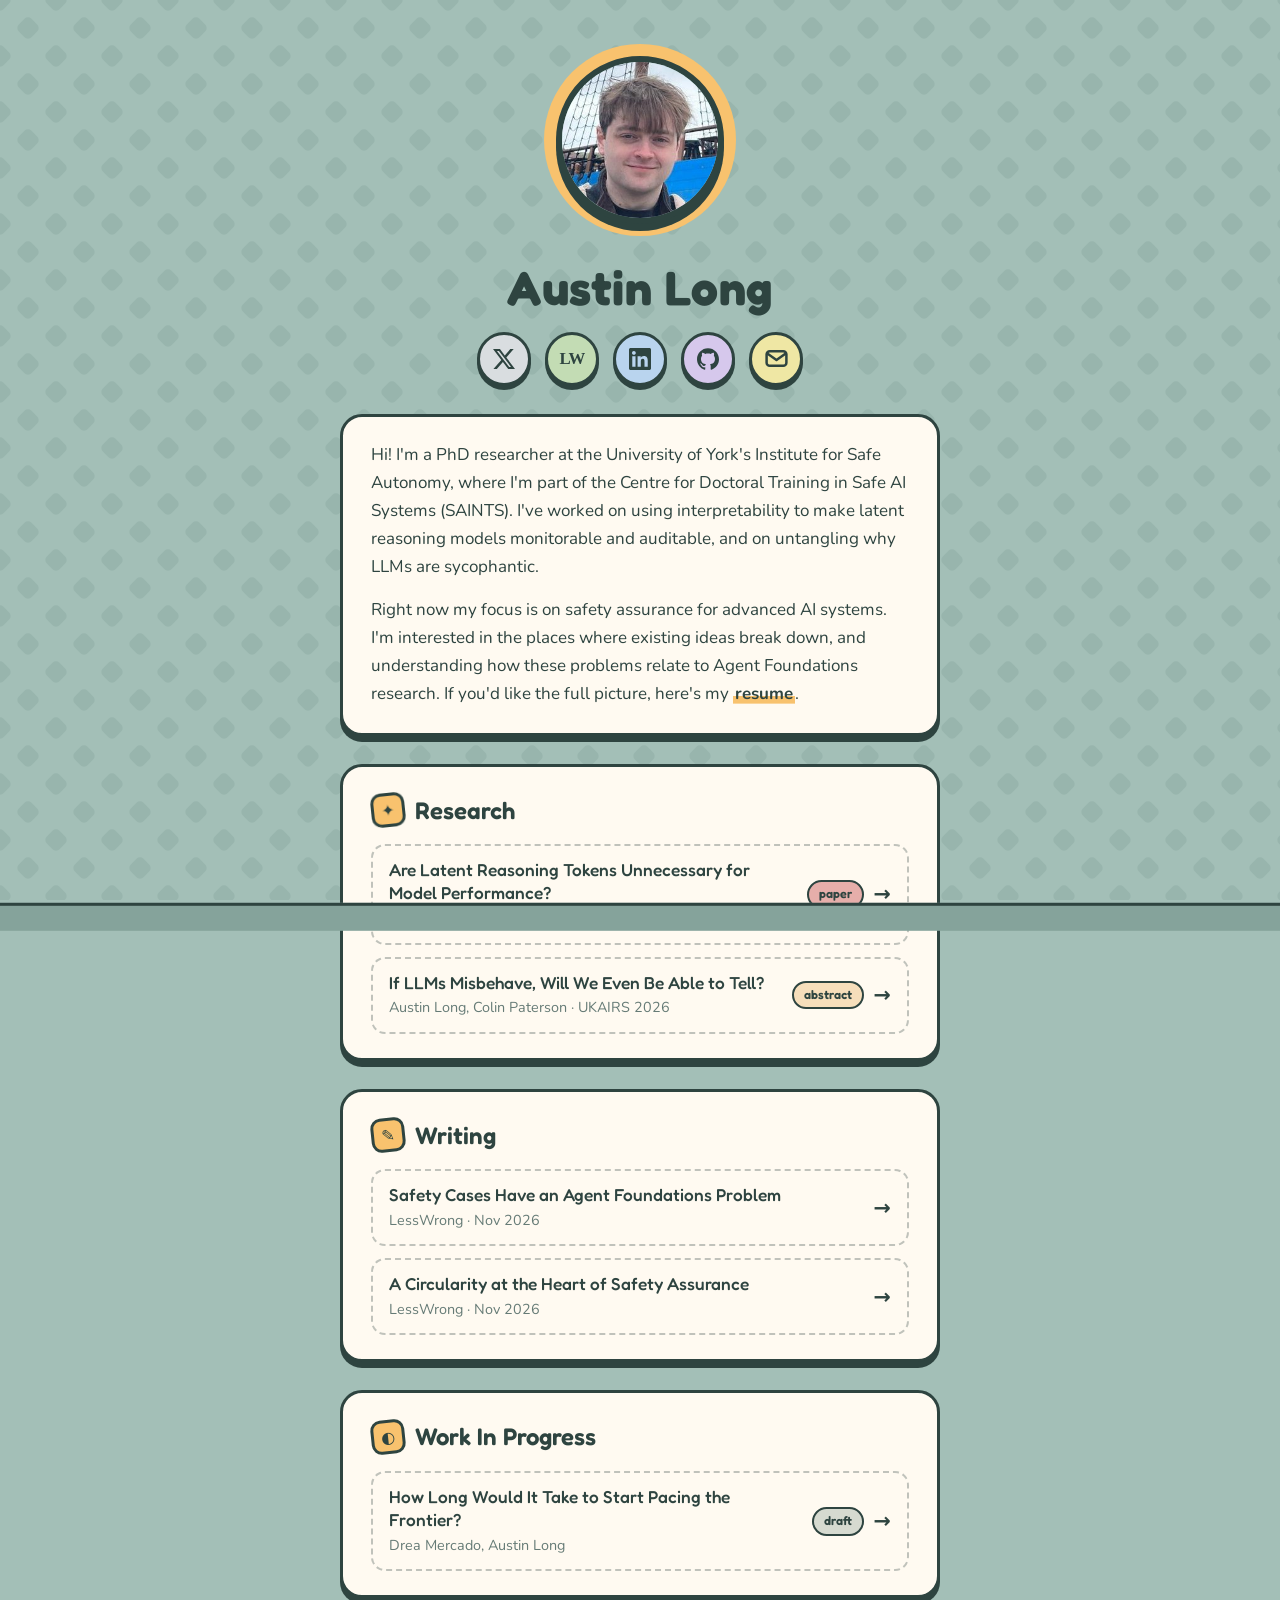
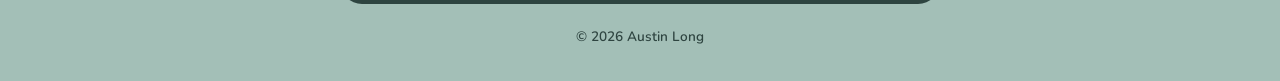
<file: index.html>
<!DOCTYPE html>
<html lang="en">
<head>
  <meta charset="UTF-8">
  <meta name="viewport" content="width=device-width, initial-scale=1.0">
  <title>Austin Long</title>
  <meta name="description" content="Austin Long — PhD researcher in safe AI systems at the University of York.">
  <link rel="icon" href="profile-picture.jpg">
  <link rel="preconnect" href="https://fonts.googleapis.com">
  <link rel="preconnect" href="https://fonts.gstatic.com" crossorigin>
  <link href="https://fonts.googleapis.com/css2?family=Fredoka:wght@500;600;700&family=Nunito:wght@400;600;700&display=swap" rel="stylesheet">
  <link rel="stylesheet" href="style.css?v=4">
</head>
<body>
  <main class="page">

    <!-- ===== Header: picture, name, socials ===== -->
    <header class="hero">
      <button class="avatar-btn" type="button" id="avatar-btn" aria-label="Photo of Austin Long">
        <img class="avatar" src="profile-picture.jpg" alt="" width="250" height="250">
      </button>
      <h1 class="name">Austin Long</h1>

      <nav class="socials" aria-label="Social links">
        <a class="social social--x" href="https://x.com/AustinLongDev" target="_blank" rel="noopener" aria-label="X (Twitter)" title="X">
          <svg viewBox="0 0 24 24" aria-hidden="true"><path d="M18.901 1.153h3.68l-8.04 9.19L24 22.846h-7.406l-5.8-7.584-6.638 7.584H.474l8.6-9.83L0 1.154h7.594l5.243 6.932ZM17.61 20.644h2.039L6.486 3.24H4.298Z"/></svg>
        </a>
        <a class="social social--lw" href="https://www.lesswrong.com/users/austin-long" target="_blank" rel="noopener" aria-label="LessWrong" title="LessWrong">
          <span class="lw-mark" aria-hidden="true">LW</span>
        </a>
        <a class="social social--linkedin" href="https://www.linkedin.com/in/austin-long-90166a1b1/" target="_blank" rel="noopener" aria-label="LinkedIn" title="LinkedIn">
          <svg viewBox="0 0 24 24" aria-hidden="true"><path d="M20.447 20.452h-3.554v-5.569c0-1.328-.027-3.037-1.852-3.037-1.853 0-2.136 1.445-2.136 2.939v5.667H9.351V9h3.414v1.561h.046c.477-.9 1.637-1.85 3.37-1.85 3.601 0 4.267 2.37 4.267 5.455v6.286zM5.337 7.433c-1.144 0-2.063-.926-2.063-2.065 0-1.138.92-2.063 2.063-2.063 1.14 0 2.064.925 2.064 2.063 0 1.139-.925 2.065-2.064 2.065zm1.782 13.019H3.555V9h3.564v11.452zM22.225 0H1.771C.792 0 0 .774 0 1.729v20.542C0 23.227.792 24 1.771 24h20.451C23.2 24 24 23.227 24 22.271V1.729C24 .774 23.2 0 22.222 0h.003z"/></svg>
        </a>
        <a class="social social--github" href="https://github.com/Aauustiin" target="_blank" rel="noopener" aria-label="GitHub" title="GitHub">
          <svg viewBox="0 0 24 24" aria-hidden="true"><path d="M12 .297c-6.63 0-12 5.373-12 12 0 5.303 3.438 9.8 8.205 11.385.6.113.82-.258.82-.577 0-.285-.01-1.04-.015-2.04-3.338.724-4.042-1.61-4.042-1.61C4.422 18.07 3.633 17.7 3.633 17.7c-1.087-.744.084-.729.084-.729 1.205.084 1.838 1.236 1.838 1.236 1.07 1.835 2.809 1.305 3.495.998.108-.776.417-1.305.76-1.605-2.665-.3-5.466-1.332-5.466-5.93 0-1.31.465-2.38 1.235-3.22-.135-.303-.54-1.523.105-3.176 0 0 1.005-.322 3.3 1.23.96-.267 1.98-.399 3-.405 1.02.006 2.04.138 3 .405 2.28-1.552 3.285-1.23 3.285-1.23.645 1.653.24 2.873.12 3.176.765.84 1.23 1.91 1.23 3.22 0 4.61-2.805 5.625-5.475 5.92.42.36.81 1.096.81 2.22 0 1.606-.015 2.896-.015 3.286 0 .315.21.69.825.57C20.565 22.092 24 17.592 24 12.297c0-6.627-5.373-12-12-12"/></svg>
        </a>
        <a class="social social--email" href="mailto:austin.long@york.ac.uk" aria-label="Email" title="Email">
          <svg viewBox="0 0 24 24" aria-hidden="true"><rect x="2.5" y="5" width="19" height="14" rx="3"/><path d="M3.5 7.5 12 13.5l8.5-6"/></svg>
        </a>
      </nav>
    </header>

    <!-- ===== Bio ===== -->
    <section class="card card--bio" aria-label="About me">
      <p>
        Hi! I'm a PhD researcher at the University of York's Institute for Safe Autonomy,
        where I'm part of the Centre for Doctoral Training in Safe AI Systems (SAINTS).
        I've worked on using interpretability to make latent reasoning models monitorable and auditable,
        and on untangling why LLMs are sycophantic.
      </p>
      <p>
        Right now my focus is on safety assurance for advanced AI systems. I'm interested in the places
        where existing ideas break down, and understanding how these problems relate to Agent Foundations
        research. If you'd like the full picture, here's my
        <a href="CV.pdf" target="_blank" rel="noopener">resume</a>.
      </p>
    </section>

    <!-- ===== Research ===== -->
    <section class="card card--section card--research">
      <h2 class="section-title"><span class="section-badge" aria-hidden="true">✦</span>Research</h2>
      <ul class="entries">
        <li>
          <a class="entry entry--link" href="Are_Latent_Reasoning_Tokens_Unnecessary_for_Model_Performance.pdf" target="_blank" rel="noopener">
            <div class="entry-main">
              <h3 class="entry-title">Are Latent Reasoning Tokens Unnecessary for Model Performance?</h3>
              <p class="entry-meta">Austin Long, Colin Paterson, Jing Xu · BlackboxNLP 2026</p>
            </div>
            <span class="chip">paper</span>
            <span class="entry-arrow" aria-hidden="true">→</span>
          </a>
        </li>
        <li>
          <a class="entry entry--link" href="If_LLMs_Misbehave__Will_We_Even_Be_Able_To_Tell.pdf" target="_blank" rel="noopener">
            <div class="entry-main">
              <h3 class="entry-title">If LLMs Misbehave, Will We Even Be Able to Tell?</h3>
              <p class="entry-meta">Austin Long, Colin Paterson · UKAIRS 2026</p>
            </div>
            <span class="chip chip--abstract">abstract</span>
            <span class="entry-arrow" aria-hidden="true">→</span>
          </a>
        </li>
      </ul>
    </section>

    <!-- ===== Writing ===== -->
    <section class="card card--section card--writing">
      <h2 class="section-title"><span class="section-badge" aria-hidden="true">✎</span>Writing</h2>
      <ul class="entries">
        <li>
          <a class="entry entry--link" href="https://www.lesswrong.com/posts/jfJR3LSgXP3TxfFB4/safety-cases-have-an-agent-foundations-problem" target="_blank" rel="noopener">
            <div class="entry-main">
              <h3 class="entry-title">Safety Cases Have an Agent Foundations Problem</h3>
              <p class="entry-meta">LessWrong · Nov 2026</p>
            </div>
            <span class="entry-arrow" aria-hidden="true">→</span>
          </a>
        </li>
        <li>
          <a class="entry entry--link" href="https://www.lesswrong.com/posts/HrftJvbRpNaAFeB2Q/a-circularity-at-the-heart-of-safety-assurance" target="_blank" rel="noopener">
            <div class="entry-main">
              <h3 class="entry-title">A Circularity at the Heart of Safety Assurance</h3>
              <p class="entry-meta">LessWrong · Nov 2026</p>
            </div>
            <span class="entry-arrow" aria-hidden="true">→</span>
          </a>
        </li>
      </ul>
    </section>

    <!-- ===== Work In Progress ===== -->
    <section class="card card--section card--wip">
      <h2 class="section-title"><span class="section-badge" aria-hidden="true">◐</span>Work In Progress</h2>
      <ul class="entries">
        <li>
          <a class="entry entry--link" href="pacing-the-frontier.html">
            <div class="entry-main">
              <h3 class="entry-title">How Long Would It Take to Start Pacing the Frontier?</h3>
              <p class="entry-meta">Drea Mercado, Austin Long</p>
            </div>
            <span class="chip chip--draft">draft</span>
            <span class="entry-arrow" aria-hidden="true">→</span>
          </a>
        </li>
      </ul>
    </section>

    <footer class="footer">
      <p>© 2026 Austin Long</p>
    </footer>
  </main>

  <!-- Easter egg: the runner from Cityscape Sprint. Click the profile picture! -->
  <div class="runway" id="runway" aria-hidden="true">
    <div class="runner">
      <svg viewBox="0 0 6 7" shape-rendering="crispEdges">
      <!-- head + cap -->
      <rect x="1" y="0" width="5" height="1" fill="#c97a78"/>
      <rect x="1" y="1" width="2" height="1" fill="#c97a78"/>
      <rect x="1" y="2" width="1" height="2" fill="#c97a78"/>
      <rect x="3" y="1" width="2" height="1" fill="#cdb8b1"/>
      <rect x="2" y="2" width="3" height="2" fill="#cdb8b1"/>
      <!-- legs, frame A (stride) -->
      <g class="runner-frame runner-frame--a">
        <rect x="0" y="5" width="2" height="1" fill="#cdb8b1"/>
        <rect x="0" y="6" width="1" height="1" fill="#cdb8b1"/>
        <rect x="4" y="5" width="1" height="1" fill="#c97a78"/>
        <rect x="4" y="6" width="2" height="1" fill="#c97a78"/>
      </g>
      <!-- legs, frame B (passing) -->
      <g class="runner-frame runner-frame--b">
        <rect x="2" y="5" width="1" height="2" fill="#cdb8b1"/>
        <rect x="3" y="5" width="1" height="1" fill="#c97a78"/>
        <rect x="3" y="6" width="2" height="1" fill="#c97a78"/>
      </g>
      </svg>
    </div>
  </div>

  <script>
    const avatarBtn = document.getElementById("avatar-btn");
    const runway = document.getElementById("runway");
    avatarBtn.addEventListener("click", () => {
      runway.classList.add("is-running");
    });
    runway.addEventListener("animationend", (e) => {
      if (e.animationName === "runway") runway.classList.remove("is-running");
    });
  </script>
</body>
</html>
</file>
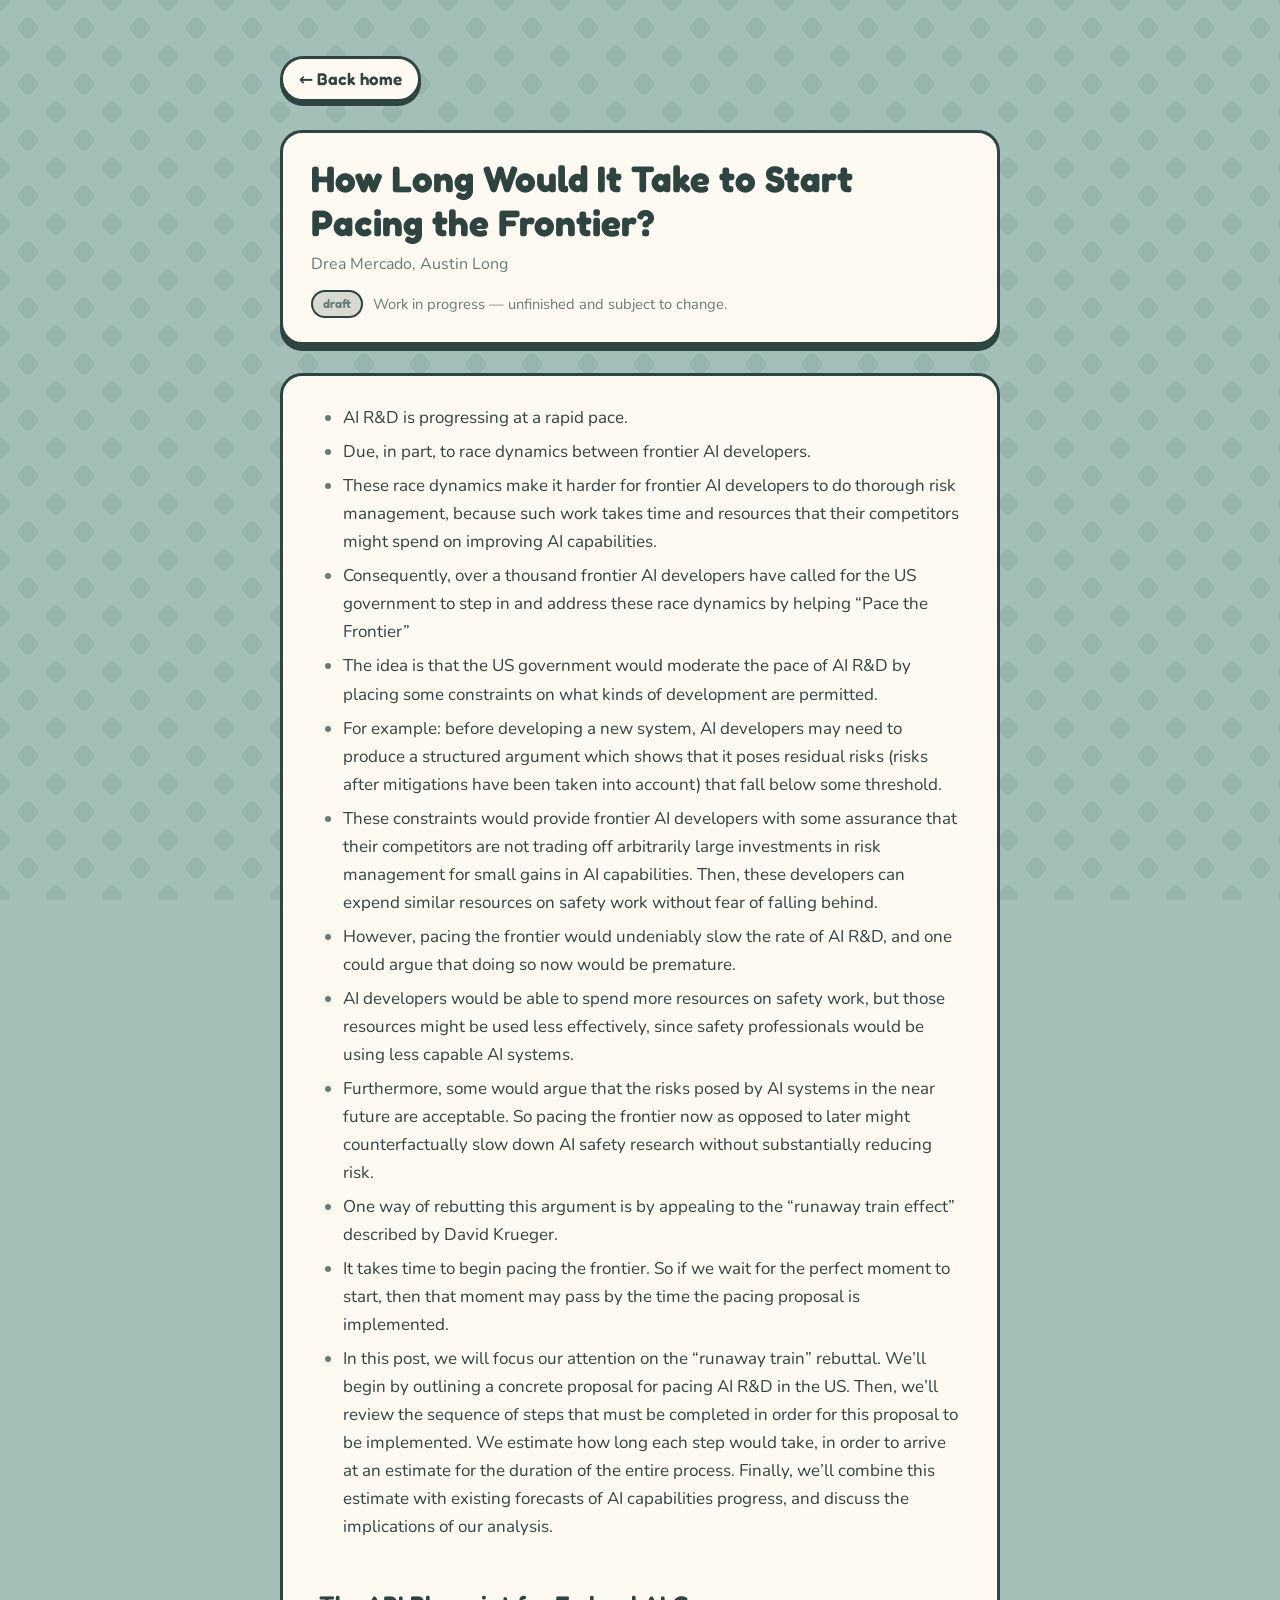
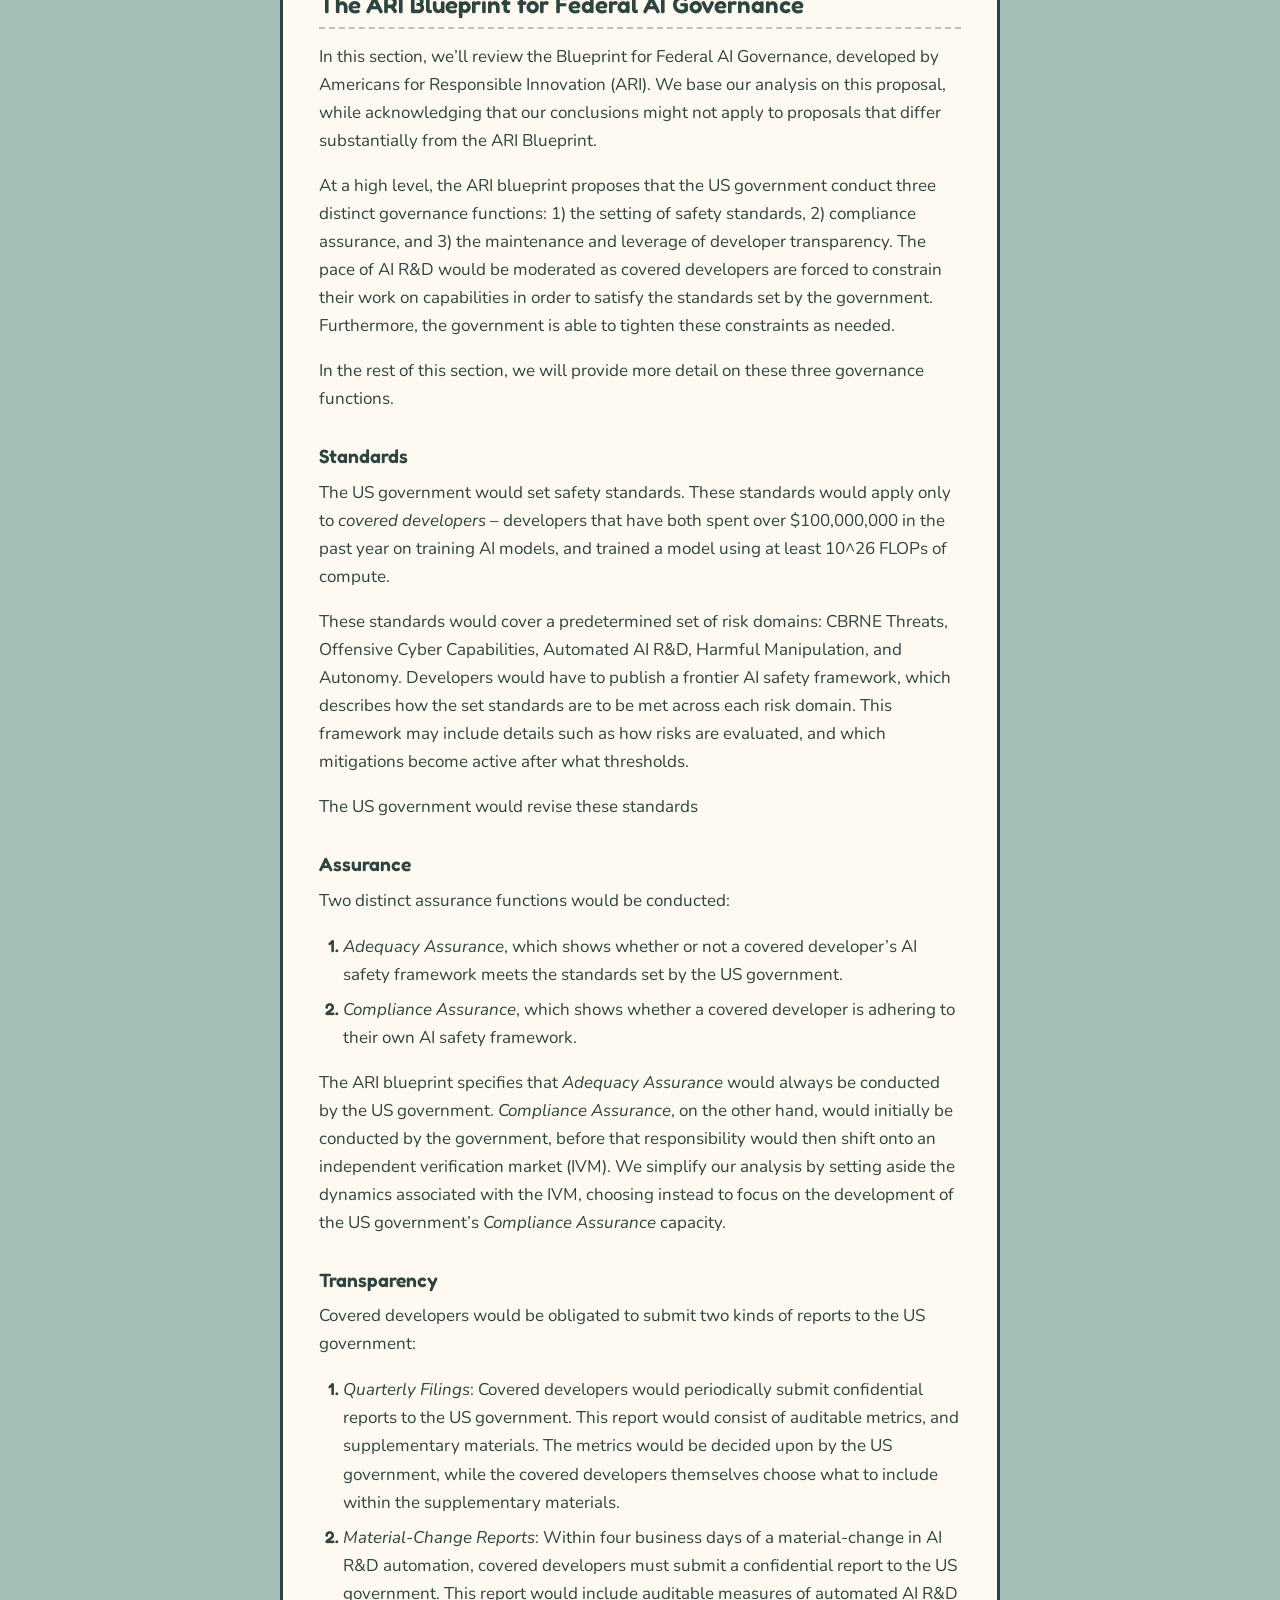
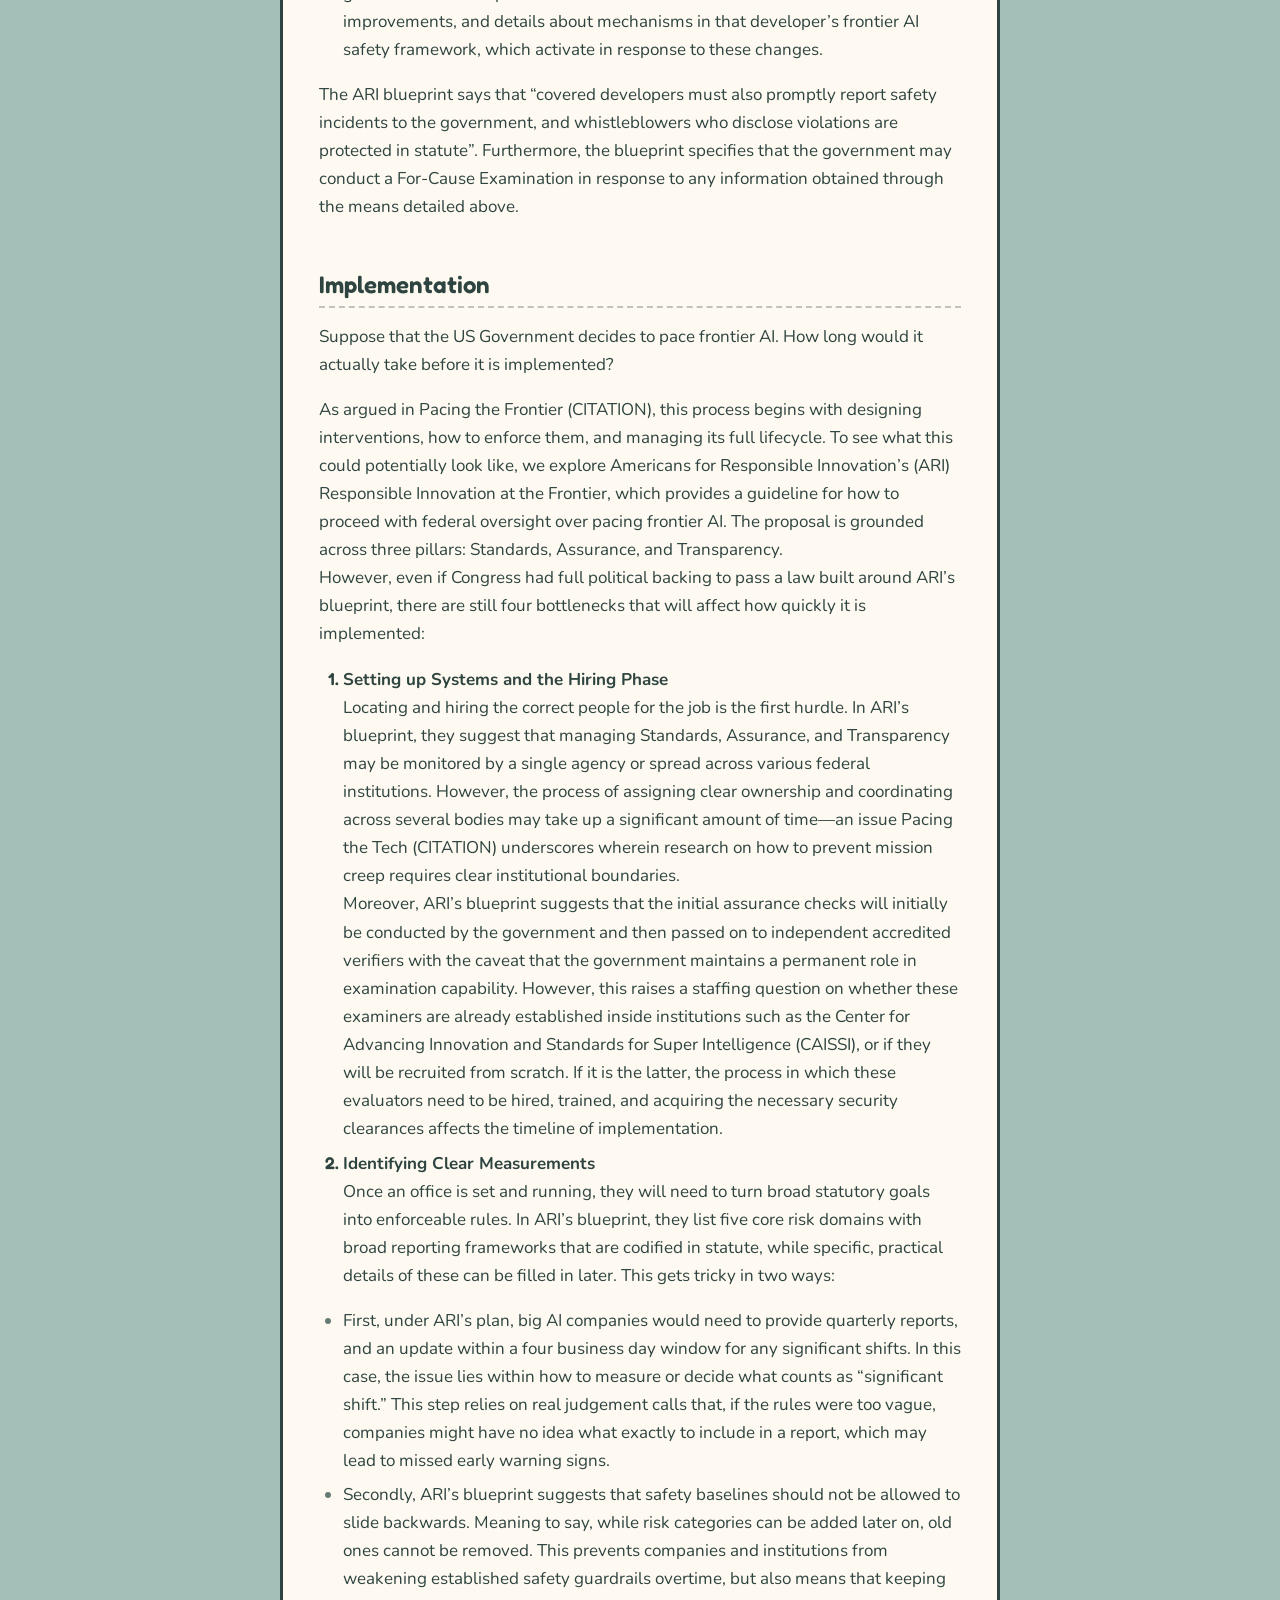
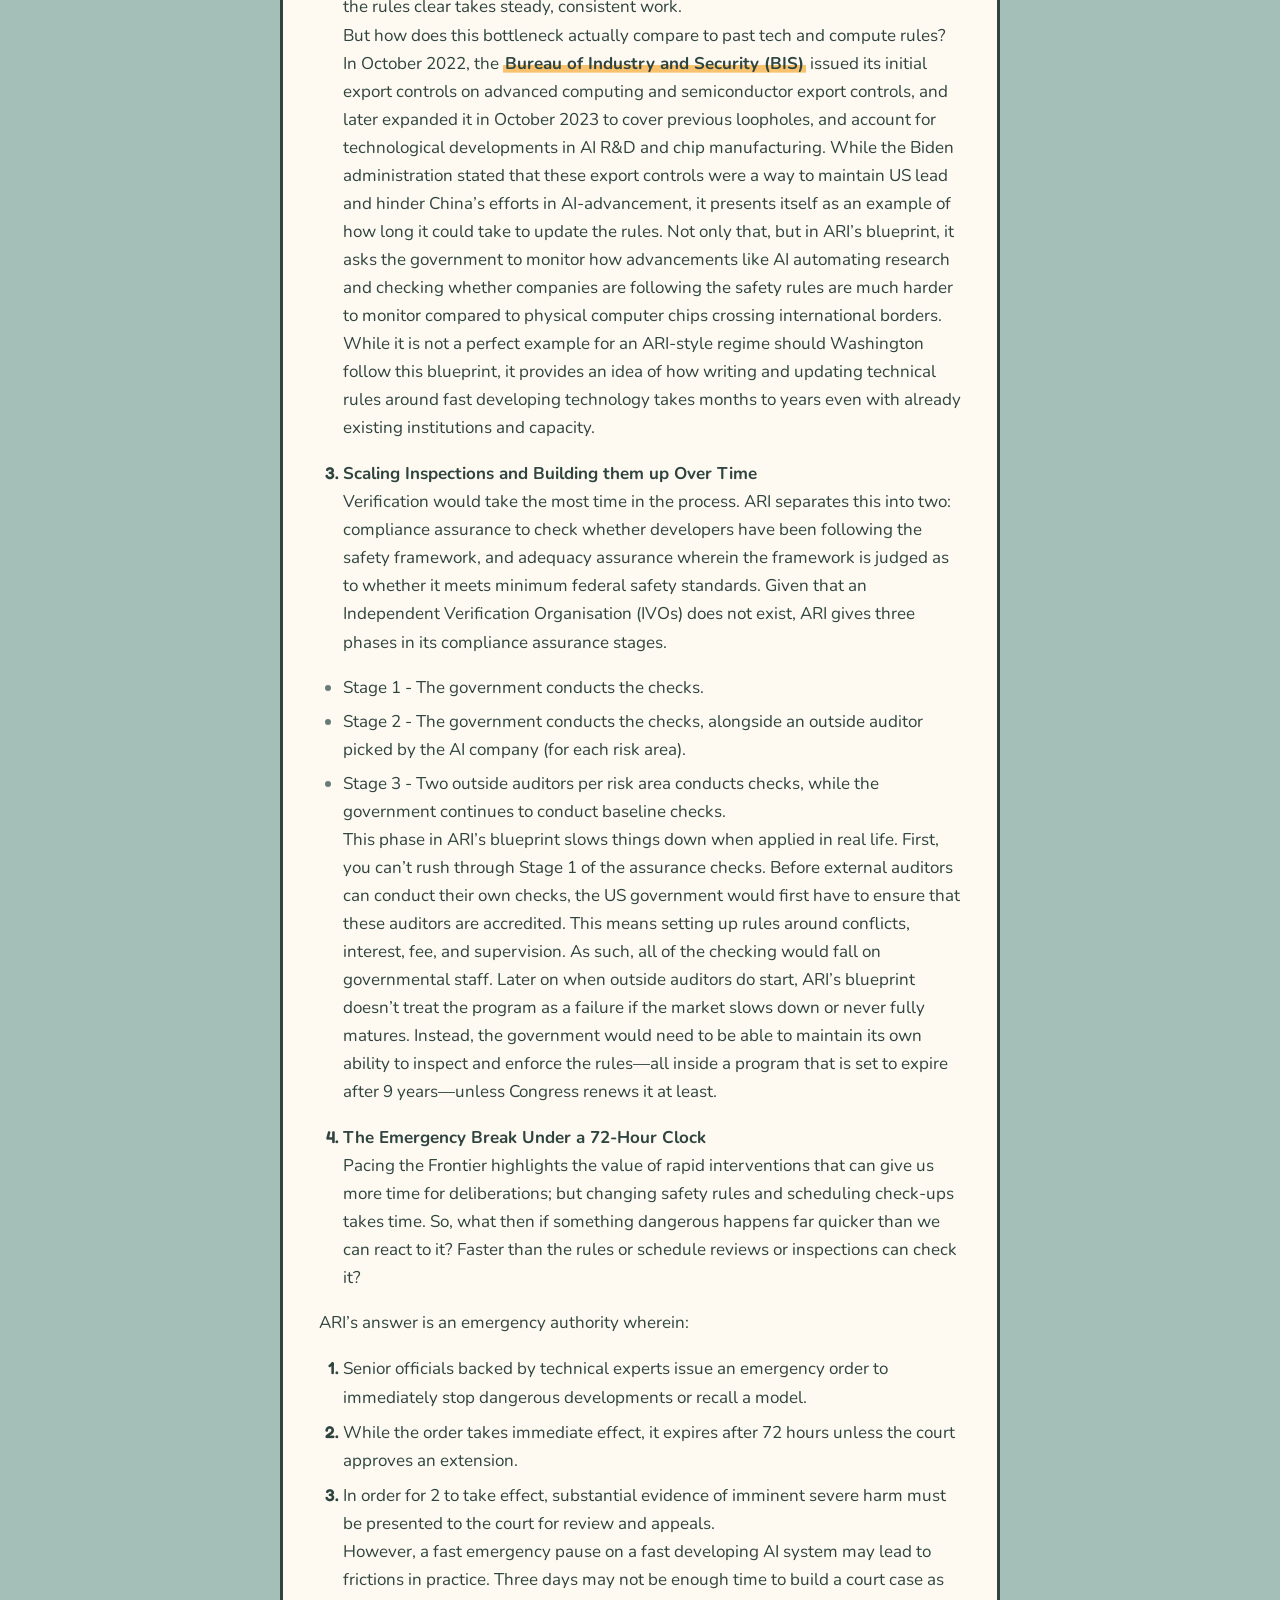
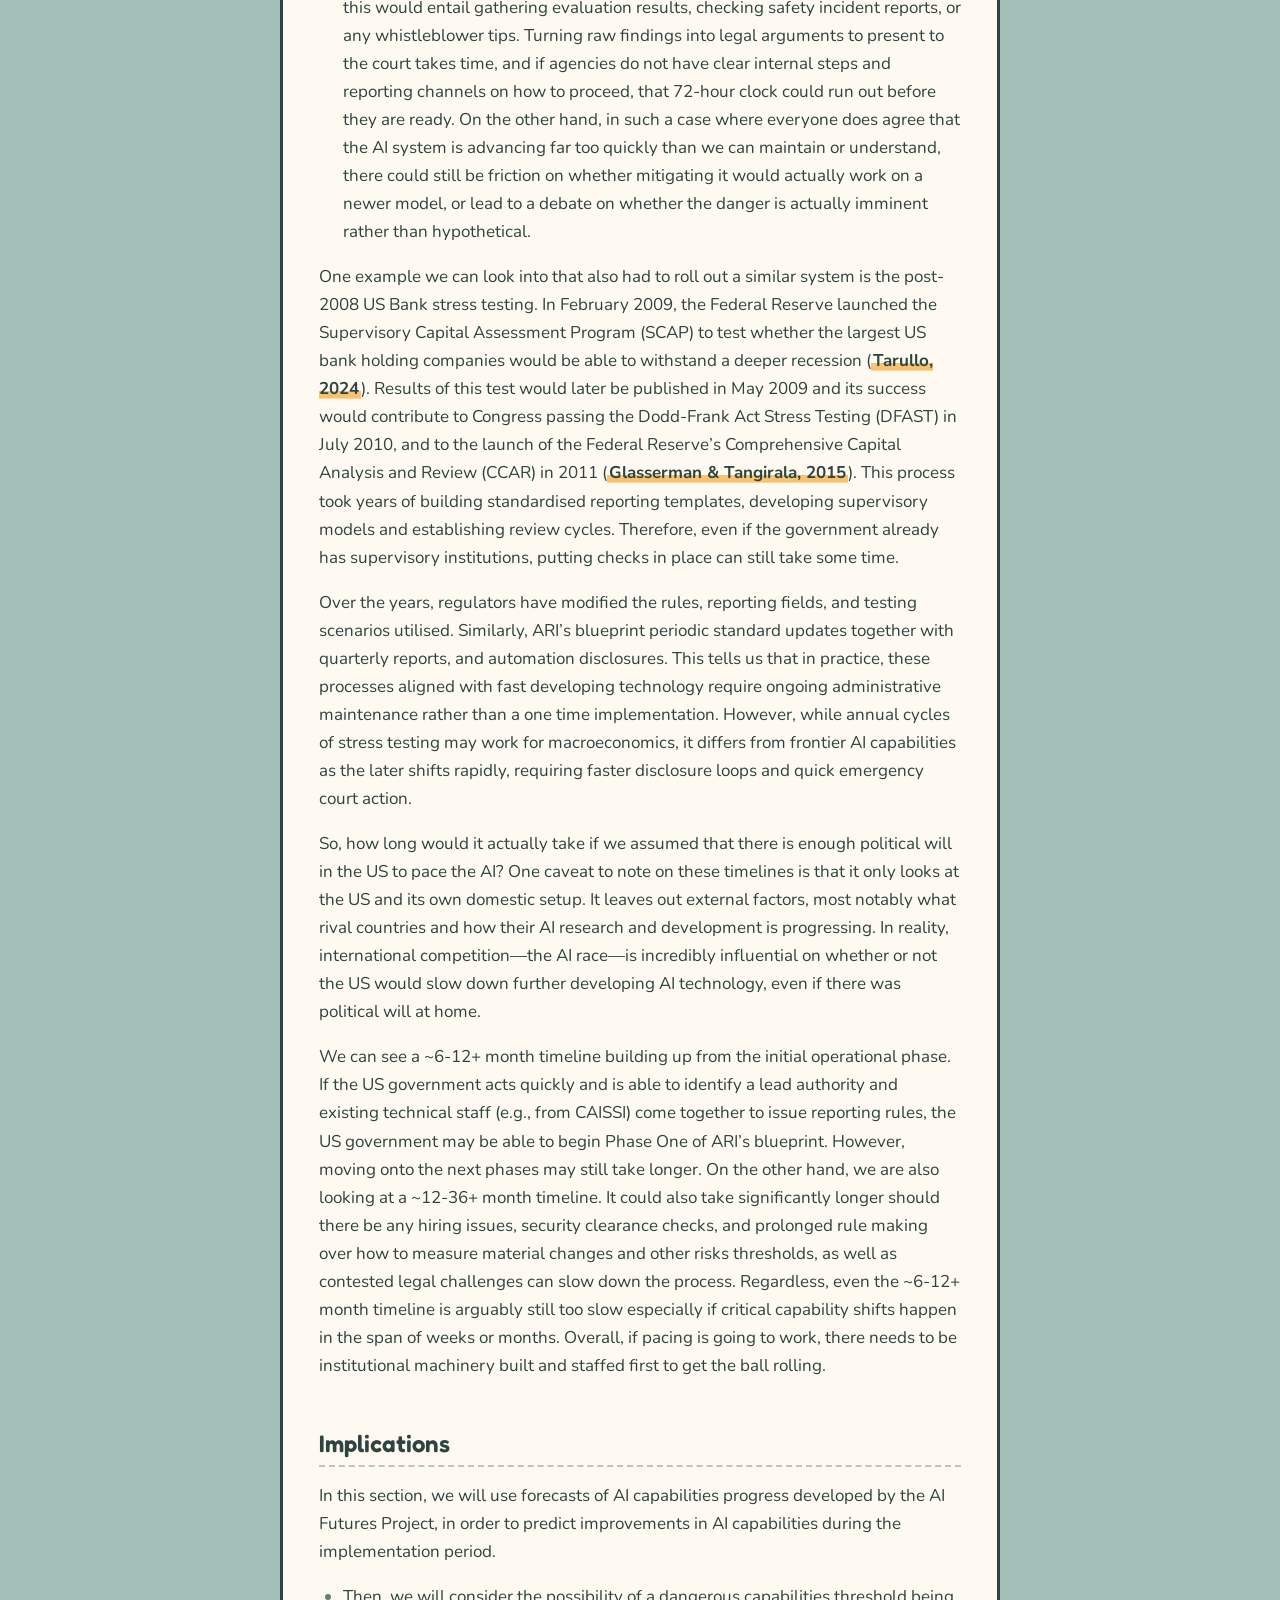
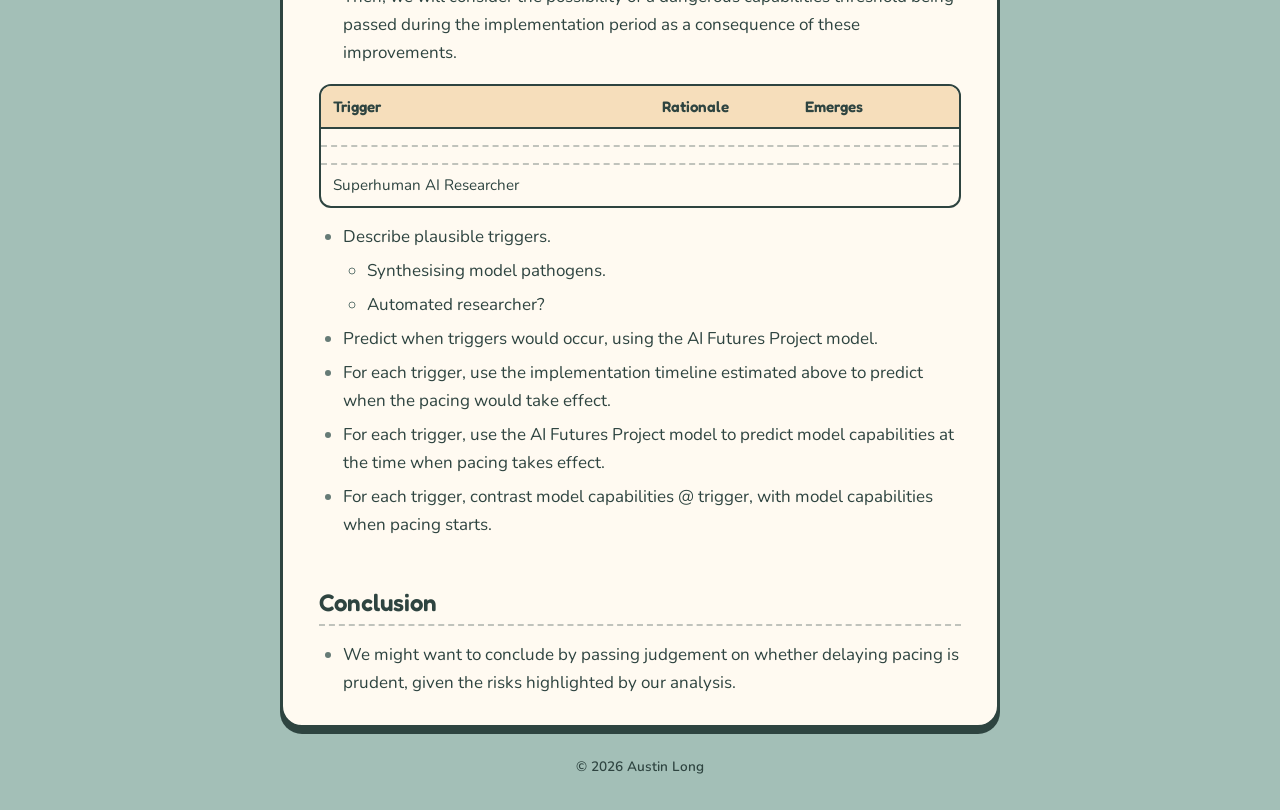
<file: pacing-the-frontier.html>
<!DOCTYPE html>
<html lang="en">
<head>
  <meta charset="UTF-8">
  <meta name="viewport" content="width=device-width, initial-scale=1.0">
  <title>How Long Would It Take to Start Pacing the Frontier? · Austin Long</title>
  <link rel="icon" href="profile-picture.jpg">
  <link rel="preconnect" href="https://fonts.googleapis.com">
  <link rel="preconnect" href="https://fonts.gstatic.com" crossorigin>
  <link href="https://fonts.googleapis.com/css2?family=Fredoka:wght@500;600;700&family=Nunito:wght@400;600;700&display=swap" rel="stylesheet">
  <link rel="stylesheet" href="style.css?v=4">
</head>
<body>
  <!-- Generated from markdown by pandoc: see README.md. Edit the .md, not this file. -->
  <main class="page page--article">
    <a class="back-link" href="index.html"><span aria-hidden="true">←</span> Back home</a>

    <header class="card article-header">
      <h1 class="article-title">How Long Would It Take to Start Pacing the Frontier?</h1>
      <p class="entry-meta">Drea Mercado, Austin Long</p>
      <p class="article-status"><span class="chip chip--draft">draft</span>Work in progress — unfinished and subject to change.</p>
    </header>

    <article class="card article">
<ul>
<li><p>AI R&amp;D is progressing at a rapid pace.</p></li>
<li><p>Due, in part, to race dynamics between frontier AI developers.</p></li>
<li><p>These race dynamics make it harder for frontier AI developers to do thorough risk management, because such work takes time and resources that their competitors might spend on improving AI capabilities.</p></li>
<li><p>Consequently, over a thousand frontier AI developers have called for the US government to step in and address these race dynamics by helping “Pace the Frontier”</p></li>
<li><p>The idea is that the US government would moderate the pace of AI R&amp;D by placing some constraints on what kinds of development are permitted.</p></li>
<li><p>For example: before developing a new system, AI developers may need to produce a structured argument which shows that it poses residual risks (risks after mitigations have been taken into account) that fall below some threshold.</p></li>
<li><p>These constraints would provide frontier AI developers with some assurance that their competitors are not trading off arbitrarily large investments in risk management for small gains in AI capabilities. Then, these developers can expend similar resources on safety work without fear of falling behind.</p></li>
<li><p>However, pacing the frontier would undeniably slow the rate of AI R&amp;D, and one could argue that doing so now would be premature.</p></li>
<li><p>AI developers would be able to spend more resources on safety work, but those resources might be used less effectively, since safety professionals would be using less capable AI systems.</p></li>
<li><p>Furthermore, some would argue that the risks posed by AI systems in the near future are acceptable. So pacing the frontier now as opposed to later might counterfactually slow down AI safety research without substantially reducing risk.</p></li>
<li><p>One way of rebutting this argument is by appealing to the “runaway train effect” described by David Krueger.</p></li>
<li><p>It takes time to begin pacing the frontier. So if we wait for the perfect moment to start, then that moment may pass by the time the pacing proposal is implemented.</p></li>
<li><p>In this post, we will focus our attention on the “runaway train” rebuttal. We’ll begin by outlining a concrete proposal for pacing AI R&amp;D in the US. Then, we’ll review the sequence of steps that must be completed in order for this proposal to be implemented. We estimate how long each step would take, in order to arrive at an estimate for the duration of the entire process. Finally, we’ll combine this estimate with existing forecasts of AI capabilities progress, and discuss the implications of our analysis.</p></li>
</ul>
<h2 id="the-ari-blueprint-for-federal-ai-governance">The ARI Blueprint for Federal AI Governance</h2>
<p>In this section, we’ll review the Blueprint for Federal AI Governance, developed by Americans for Responsible Innovation (ARI). We base our analysis on this proposal, while acknowledging that our conclusions might not apply to proposals that differ substantially from the ARI Blueprint.</p>
<p>At a high level, the ARI blueprint proposes that the US government conduct three distinct governance functions: 1) the setting of safety standards, 2) compliance assurance, and 3) the maintenance and leverage of developer transparency. The pace of AI R&amp;D would be moderated as covered developers are forced to constrain their work on capabilities in order to satisfy the standards set by the government. Furthermore, the government is able to tighten these constraints as needed.</p>
<p>In the rest of this section, we will provide more detail on these three governance functions.</p>
<h3 id="standards">Standards</h3>
<p>The US government would set safety standards. These standards would apply only to <em>covered developers</em> – developers that have both spent over $100,000,000 in the past year on training AI models, and trained a model using at least 10^26 FLOPs of compute.</p>
<p>These standards would cover a predetermined set of risk domains: CBRNE Threats, Offensive Cyber Capabilities, Automated AI R&amp;D, Harmful Manipulation, and Autonomy. Developers would have to publish a frontier AI safety framework, which describes how the set standards are to be met across each risk domain. This framework may include details such as how risks are evaluated, and which mitigations become active after what thresholds.</p>
<p>The US government would revise these standards</p>
<h3 id="assurance">Assurance</h3>
<p>Two distinct assurance functions would be conducted:</p>
<ol type="1">
<li><em>Adequacy Assurance</em>, which shows whether or not a covered developer’s AI safety framework meets the standards set by the US government.</li>
<li><em>Compliance Assurance</em>, which shows whether a covered developer is adhering to their own AI safety framework.</li>
</ol>
<p>The ARI blueprint specifies that <em>Adequacy Assurance</em> would always be conducted by the US government. <em>Compliance Assurance</em>, on the other hand, would initially be conducted by the government, before that responsibility would then shift onto an independent verification market (IVM). We simplify our analysis by setting aside the dynamics associated with the IVM, choosing instead to focus on the development of the US government’s <em>Compliance Assurance</em> capacity.</p>
<h3 id="transparency">Transparency</h3>
<p>Covered developers would be obligated to submit two kinds of reports to the US government:</p>
<ol type="1">
<li><em>Quarterly Filings</em>: Covered developers would periodically submit confidential reports to the US government. This report would consist of auditable metrics, and supplementary materials. The metrics would be decided upon by the US government, while the covered developers themselves choose what to include within the supplementary materials.</li>
<li><em>Material-Change Reports</em>: Within four business days of a material-change in AI R&amp;D automation, covered developers must submit a confidential report to the US government. This report would include auditable measures of automated AI R&amp;D improvements, and details about mechanisms in that developer’s frontier AI safety framework, which activate in response to these changes.</li>
</ol>
<p>The ARI blueprint says that “covered developers must also promptly report safety incidents to the government, and whistleblowers who disclose violations are protected in statute”. Furthermore, the blueprint specifies that the government may conduct a For-Cause Examination in response to any information obtained through the means detailed above.</p>
<h2 id="implementation">Implementation</h2>
<p>Suppose that the US Government decides to pace frontier AI. How long would it actually take before it is implemented?</p>
<p>As argued in Pacing the Frontier (CITATION), this process begins with designing interventions, how to enforce them, and managing its full lifecycle. To see what this could potentially look like, we explore Americans for Responsible Innovation’s (ARI) Responsible Innovation at the Frontier, which provides a guideline for how to proceed with federal oversight over pacing frontier AI. The proposal is grounded across three pillars: Standards, Assurance, and Transparency.<br />
However, even if Congress had full political backing to pass a law built around ARI’s blueprint, there are still four bottlenecks that will affect how quickly it is implemented:</p>
<ol type="1">
<li><p><strong>Setting up Systems and the Hiring Phase</strong><br />
Locating and hiring the correct people for the job is the first hurdle. In ARI’s blueprint, they suggest that managing Standards, Assurance, and Transparency may be monitored by a single agency or spread across various federal institutions. However, the process of assigning clear ownership and coordinating across several bodies may take up a significant amount of time—an issue Pacing the Tech (CITATION) underscores wherein research on how to prevent mission creep requires clear institutional boundaries.</p>
<p>Moreover, ARI’s blueprint suggests that the initial assurance checks will initially be conducted by the government and then passed on to independent accredited verifiers with the caveat that the government maintains a permanent role in examination capability. However, this raises a staffing question on whether these examiners are already established inside institutions such as the Center for Advancing Innovation and Standards for Super Intelligence (CAISSI), or if they will be recruited from scratch. If it is the latter, the process in which these evaluators need to be hired, trained, and acquiring the necessary security clearances affects the timeline of implementation.</p></li>
<li><p><strong>Identifying Clear Measurements</strong><br />
Once an office is set and running, they will need to turn broad statutory goals into enforceable rules. In ARI’s blueprint, they list five core risk domains with broad reporting frameworks that are codified in statute, while specific, practical details of these can be filled in later. This gets tricky in two ways:</p></li>
</ol>
<ul>
<li>First, under ARI’s plan, big AI companies would need to provide quarterly reports, and an update within a four business day window for any significant shifts. In this case, the issue lies within how to measure or decide what counts as “significant shift.” This step relies on real judgement calls that, if the rules were too vague, companies might have no idea what exactly to include in a report, which may lead to missed early warning signs.</li>
<li>Secondly, ARI’s blueprint suggests that safety baselines should not be allowed to slide backwards. Meaning to say, while risk categories can be added later on, old ones cannot be removed. This prevents companies and institutions from weakening established safety guardrails overtime, but also means that keeping the rules clear takes steady, consistent work.<br />
But how does this bottleneck actually compare to past tech and compute rules? In October 2022, the <a href="https://cset.georgetown.edu/article/bis-2023-update-explainer/">Bureau of Industry and Security (BIS)</a> issued its initial export controls on advanced computing and semiconductor export controls, and later expanded it in October 2023 to cover previous loopholes, and account for technological developments in AI R&amp;D and chip manufacturing. While the Biden administration stated that these export controls were a way to maintain US lead and hinder China’s efforts in AI-advancement, it presents itself as an example of how long it could take to update the rules. Not only that, but in ARI’s blueprint, it asks the government to monitor how advancements like AI automating research and checking whether companies are following the safety rules are much harder to monitor compared to physical computer chips crossing international borders. While it is not a perfect example for an ARI-style regime should Washington follow this blueprint, it provides an idea of how writing and updating technical rules around fast developing technology takes months to years even with already existing institutions and capacity.</li>
</ul>
<ol start="3" type="1">
<li><strong>Scaling Inspections and Building them up Over Time</strong><br />
Verification would take the most time in the process. ARI separates this into two: compliance assurance to check whether developers have been following the safety framework, and adequacy assurance wherein the framework is judged as to whether it meets minimum federal safety standards. Given that an Independent Verification Organisation (IVOs) does not exist, ARI gives three phases in its compliance assurance stages.</li>
</ol>
<ul>
<li>Stage 1 - The government conducts the checks.</li>
<li>Stage 2 - The government conducts the checks, alongside an outside auditor picked by the AI company (for each risk area).</li>
<li>Stage 3 - Two outside auditors per risk area conducts checks, while the government continues to conduct baseline checks.<br />
This phase in ARI’s blueprint slows things down when applied in real life. First, you can’t rush through Stage 1 of the assurance checks. Before external auditors can conduct their own checks, the US government would first have to ensure that these auditors are accredited. This means setting up rules around conflicts, interest, fee, and supervision. As such, all of the checking would fall on governmental staff. Later on when outside auditors do start, ARI’s blueprint doesn’t treat the program as a failure if the market slows down or never fully matures. Instead, the government would need to be able to maintain its own ability to inspect and enforce the rules—all inside a program that is set to expire after 9 years—unless Congress renews it at least.</li>
</ul>
<ol start="4" type="1">
<li><strong>The Emergency Break Under a 72-Hour Clock</strong><br />
Pacing the Frontier highlights the value of rapid interventions that can give us more time for deliberations; but changing safety rules and scheduling check-ups takes time. So, what then if something dangerous happens far quicker than we can react to it? Faster than the rules or schedule reviews or inspections can check it?</li>
</ol>
<p>ARI’s answer is an emergency authority wherein:</p>
<ol type="1">
<li>Senior officials backed by technical experts issue an emergency order to immediately stop dangerous developments or recall a model.</li>
<li>While the order takes immediate effect, it expires after 72 hours unless the court approves an extension.</li>
<li>In order for 2 to take effect, substantial evidence of imminent severe harm must be presented to the court for review and appeals.<br />
However, a fast emergency pause on a fast developing AI system may lead to frictions in practice. Three days may not be enough time to build a court case as this would entail gathering evaluation results, checking safety incident reports, or any whistleblower tips. Turning raw findings into legal arguments to present to the court takes time, and if agencies do not have clear internal steps and reporting channels on how to proceed, that 72-hour clock could run out before they are ready. On the other hand, in such a case where everyone does agree that the AI system is advancing far too quickly than we can maintain or understand, there could still be friction on whether mitigating it would actually work on a newer model, or lead to a debate on whether the danger is actually imminent rather than hypothetical.</li>
</ol>
<p>One example we can look into that also had to roll out a similar system is the post-2008 US Bank stress testing. In February 2009, the Federal Reserve launched the Supervisory Capital Assessment Program (SCAP) to test whether the largest US bank holding companies would be able to withstand a deeper recession (<a href="https://www.brookings.edu/wp-content/uploads/2024/05/WP92_Tarullo-stress-testing.pdf">Tarullo, 2024</a>). Results of this test would later be published in May 2009 and its success would contribute to Congress passing the Dodd-Frank Act Stress Testing (DFAST) in July 2010, and to the launch of the Federal Reserve’s Comprehensive Capital Analysis and Review (CCAR) in 2011 (<a href="https://www.financialresearch.gov/working-papers/files/OFRwp-2015-02-Are-the-Federal-Reserves-Stress-Test-Results-Predictable.pdf">Glasserman &amp; Tangirala, 2015</a>). This process took years of building standardised reporting templates, developing supervisory models and establishing review cycles. Therefore, even if the government already has supervisory institutions, putting checks in place can still take some time.</p>
<p>Over the years, regulators have modified the rules, reporting fields, and testing scenarios utilised. Similarly, ARI’s blueprint periodic standard updates together with quarterly reports, and automation disclosures. This tells us that in practice, these processes aligned with fast developing technology require ongoing administrative maintenance rather than a one time implementation. However, while annual cycles of stress testing may work for macroeconomics, it differs from frontier AI capabilities as the later shifts rapidly, requiring faster disclosure loops and quick emergency court action.</p>
<p>So, how long would it actually take if we assumed that there is enough political will in the US to pace the AI? One caveat to note on these timelines is that it only looks at the US and its own domestic setup. It leaves out external factors, most notably what rival countries and how their AI research and development is progressing. In reality, international competition—the AI race—is incredibly influential on whether or not the US would slow down further developing AI technology, even if there was political will at home.</p>
<p>We can see a ~6-12+ month timeline building up from the initial operational phase. If the US government acts quickly and is able to identify a lead authority and existing technical staff (e.g., from CAISSI) come together to issue reporting rules, the US government may be able to begin Phase One of ARI’s blueprint. However, moving onto the next phases may still take longer. On the other hand, we are also looking at a ~12-36+ month timeline. It could also take significantly longer should there be any hiring issues, security clearance checks, and prolonged rule making over how to measure material changes and other risks thresholds, as well as contested legal challenges can slow down the process. Regardless, even the ~6-12+ month timeline is arguably still too slow especially if critical capability shifts happen in the span of weeks or months. Overall, if pacing is going to work, there needs to be institutional machinery built and staffed first to get the ball rolling.</p>
<h2 id="implications">Implications</h2>
<p>In this section, we will use forecasts of AI capabilities progress developed by the AI Futures Project, in order to predict improvements in AI capabilities during the implementation period.</p>
<ul>
<li>Then, we will consider the possibility of a dangerous capabilities threshold being passed during the implementation period as a consequence of these improvements.</li>
</ul>
<table>
<thead>
<tr>
<th style="text-align: left;">Trigger</th>
<th style="text-align: left;">Rationale</th>
<th style="text-align: left;">Emerges</th>
<th style="text-align: left;"></th>
</tr>
</thead>
<tbody>
<tr>
<td style="text-align: left;"></td>
<td style="text-align: left;"></td>
<td style="text-align: left;"></td>
<td style="text-align: left;"></td>
</tr>
<tr>
<td style="text-align: left;"></td>
<td style="text-align: left;"></td>
<td style="text-align: left;"></td>
<td style="text-align: left;"></td>
</tr>
<tr>
<td style="text-align: left;">Superhuman AI Researcher</td>
<td style="text-align: left;"></td>
<td style="text-align: left;"></td>
<td style="text-align: left;"></td>
</tr>
</tbody>
</table>
<ul>
<li>Describe plausible triggers.
<ul>
<li>Synthesising model pathogens.</li>
<li>Automated researcher?</li>
</ul></li>
<li>Predict when triggers would occur, using the AI Futures Project model.</li>
<li>For each trigger, use the implementation timeline estimated above to predict when the pacing would take effect.</li>
<li>For each trigger, use the AI Futures Project model to predict model capabilities at the time when pacing takes effect.</li>
<li>For each trigger, contrast model capabilities @ trigger, with model capabilities when pacing starts.</li>
</ul>
<h2 id="conclusion">Conclusion</h2>
<ul>
<li>We might want to conclude by passing judgement on whether delaying pacing is prudent, given the risks highlighted by our analysis.</li>
</ul>
    </article>

    <footer class="footer">
      <p>© 2026 Austin Long</p>
    </footer>
  </main>
</body>
</html>
</file>
<file: style.css>
/* =========================================================
   Palette & tokens — tweak these to re-theme the whole site
   ========================================================= */
:root {
  /* Palette borrowed from Cityscape Sprint 🏙️ */
  --ink: #2e4440;          /* outlines & text: deep sage-slate */
  --ink-soft: #667b76;     /* secondary text */
  --bg: #a3bfb7;           /* rooftop sage */
  --bg-diamond: #98b5ad;   /* diamonds in the background pattern */
  --paper: #fffaf1;        /* card fill */

  --sage: #a8c3bb;         /* rooftops */
  --orange: #f8c26e;       /* score counter & coins */
  --rose: #e6aeaa;         /* the little red runner */
  --peach: #f6debb;        /* lit windows */
  --mist: #d6dad0;         /* unlit windows */

  --outline: 3px;
  --radius: 22px;
  --pop: 0 6px 0 var(--ink);   /* chunky "cartoon" drop shadow */

  --font-display: "Fredoka", "Nunito", system-ui, sans-serif;
  --font-body: "Nunito", system-ui, sans-serif;
}

*,
*::before,
*::after { box-sizing: border-box; }

html { -webkit-text-size-adjust: 100%; }

body {
  margin: 0;
  min-height: 100vh;
  color: var(--ink);
  background-color: var(--bg);
  font-family: var(--font-body);
  font-size: 1.0625rem;
  line-height: 1.65;
}

/* ---------- Background: drifting field of rounded diamonds ---------- */
body::before {
  content: "";
  position: fixed;
  inset: 0;
  z-index: -1;
  background-image: url("data:image/svg+xml,%3Csvg xmlns='http://www.w3.org/2000/svg' width='56' height='56' viewBox='0 0 56 56'%3E%3Cg fill='%2398b5ad'%3E%3Crect x='19' y='19' width='18' height='18' rx='5' transform='rotate(45 28 28)'/%3E%3Crect x='-9' y='-9' width='18' height='18' rx='5' transform='rotate(45 0 0)'/%3E%3Crect x='47' y='-9' width='18' height='18' rx='5' transform='rotate(45 56 0)'/%3E%3Crect x='-9' y='47' width='18' height='18' rx='5' transform='rotate(45 0 56)'/%3E%3Crect x='47' y='47' width='18' height='18' rx='5' transform='rotate(45 56 56)'/%3E%3C/g%3E%3C/svg%3E");
  background-size: 56px 56px;
  animation: drift 7s linear infinite;
}

@keyframes drift {
  from { background-position: 0 0; }
  to   { background-position: 56px 56px; }
}

/* ---------- Layout ---------- */
.page {
  max-width: 640px;
  margin: 0 auto;
  padding: 56px 20px 32px;
  display: flex;
  flex-direction: column;
  gap: 28px;
}

/* ---------- Hero ---------- */
.hero {
  display: flex;
  flex-direction: column;
  align-items: center;
  text-align: center;
}

.avatar {
  width: 168px;
  height: 168px;
  border-radius: 50%;
  object-fit: cover;
  border: 6px solid var(--ink);
  box-shadow: 0 7px 0 var(--ink), 0 0 0 12px var(--orange);
  background: var(--orange);
}

/* The button carries the one-off load animation; the image carries the
   hover wiggle. Keeping them on separate elements stops pop-in replaying
   when the cursor leaves. */
.avatar-btn {
  padding: 0;
  border: 0;
  background: none;
  border-radius: 50%;
  cursor: pointer;
  animation: pop-in 0.6s cubic-bezier(.34, 1.56, .64, 1) both;
}

.avatar-btn:focus-visible { outline-offset: 16px; }

.avatar-btn:hover .avatar { animation: wiggle 0.5s ease-in-out; }

.name {
  font-family: var(--font-display);
  font-weight: 700;
  font-size: clamp(2.2rem, 7vw, 3rem);
  letter-spacing: 0.01em;
  line-height: 1.1;
  margin: 34px 0 18px;
}

/* ---------- Social buttons ---------- */
.socials {
  display: flex;
  gap: 14px;
  flex-wrap: wrap;
  justify-content: center;
}

.social {
  display: grid;
  place-items: center;
  width: 54px;
  height: 54px;
  border-radius: 50%;
  border: var(--outline) solid var(--ink);
  background: var(--fill, var(--paper));
  color: var(--ink);
  box-shadow: 0 4px 0 var(--ink);
  text-decoration: none;
  transition: transform 0.12s ease, box-shadow 0.12s ease;
}

.social svg { width: 22px; height: 22px; fill: currentColor; }

.social:hover,
.social:focus-visible {
  transform: translateY(-3px);
  box-shadow: 0 7px 0 var(--ink);
}

.social:active {
  transform: translateY(3px);
  box-shadow: 0 1px 0 var(--ink);
}

/* Soft pastel versions of each platform's own brand colour */
.social--x        { --fill: #d9dde0; }
.social--lw       { --fill: #c3dcb4; }
.social--linkedin { --fill: #b9d4ee; }
.social--github   { --fill: #d6c8ec; }
.social--email    { --fill: #efe7a4; }   /* pastel lemon: the hue gap the others leave */

.social--email svg {
  width: 25px;
  height: 25px;
  fill: none;
  stroke: currentColor;
  stroke-width: 2.4;
  stroke-linecap: round;
  stroke-linejoin: round;
}

.lw-mark {
  font-family: Georgia, "Times New Roman", serif;
  font-weight: 700;
  font-size: 1.05rem;
  letter-spacing: -0.04em;
}

/* ---------- Cards ---------- */
.card {
  background: var(--paper);
  border: var(--outline) solid var(--ink);
  border-radius: var(--radius);
  box-shadow: var(--pop);
  padding: 24px 28px;
}

.card--bio p { margin: 0; }
.card--bio p + p { margin-top: 0.9em; }

a { color: inherit; }

.card--bio a {
  font-weight: 700;
  text-decoration: none;
  background: linear-gradient(var(--orange), var(--orange)) 0 88% / 100% 0.45em no-repeat;
  padding: 0 2px;
  transition: background-size 0.15s ease;
}

.card--bio a:hover,
.card--bio a:focus-visible { background-size: 100% 100%; }

/* ---------- Section cards (Research / Writing / Work In Progress) ---------- */
.section-title {
  font-family: var(--font-display);
  font-weight: 600;
  font-size: 1.5rem;
  margin: 0 0 14px;
  display: flex;
  align-items: center;
  gap: 10px;
}

.section-badge {
  display: grid;
  place-items: center;
  width: 34px;
  height: 34px;
  border: var(--outline) solid var(--ink);
  border-radius: 10px;
  font-size: 1rem;
  transform: rotate(-6deg);
}

.section-badge { background: var(--orange); }

.entries {
  list-style: none;
  margin: 0;
  padding: 0;
  display: flex;
  flex-direction: column;
  gap: 12px;
}

.entry {
  display: flex;
  align-items: center;
  gap: 14px;
  padding: 12px 16px;
  border: 2px dashed color-mix(in srgb, var(--ink) 30%, transparent);
  border-radius: 14px;
}

.entry-main { flex: 1; min-width: 0; }

.entry-title {
  font-family: var(--font-display);
  font-weight: 500;
  font-size: 1.08rem;
  line-height: 1.35;
  margin: 0;
}

.entry-meta {
  margin: 2px 0 0;
  font-size: 0.9rem;
  color: var(--ink-soft);
}

.entry--link {
  text-decoration: none;
  transition: background-color 0.15s ease, border-color 0.15s ease, transform 0.15s ease;
}

.entry--link:hover,
.entry--link:focus-visible {
  border-style: solid;
  border-color: var(--ink);
  background: color-mix(in srgb, var(--peach) 45%, var(--paper));
  transform: translateX(4px);
}

.chip + .entry-arrow { margin-left: -4px; }

.entry-arrow {
  font-family: var(--font-display);
  font-weight: 700;
  font-size: 1.3rem;
  transition: transform 0.15s ease;
}

.entry--link:hover .entry-arrow { transform: translateX(3px); }

.chip {
  flex-shrink: 0;
  font-family: var(--font-display);
  font-weight: 600;
  font-size: 0.78rem;
  text-transform: lowercase;
  padding: 2px 10px;
  border: 2px solid var(--ink);
  border-radius: 999px;
  background: var(--rose);
}

.chip--abstract { background: var(--peach); }
.chip--draft    { background: var(--mist); }

/* ---------- Article pages (rendered from markdown) ---------- */
.page--article { max-width: 760px; }

.back-link {
  align-self: flex-start;
  font-family: var(--font-display);
  font-weight: 600;
  text-decoration: none;
  padding: 6px 16px;
  border: var(--outline) solid var(--ink);
  border-radius: 999px;
  background: var(--paper);
  box-shadow: 0 4px 0 var(--ink);
  transition: transform 0.12s ease, box-shadow 0.12s ease;
}

.back-link:hover,
.back-link:focus-visible {
  transform: translateY(-3px);
  box-shadow: 0 7px 0 var(--ink);
}

.back-link:active {
  transform: translateY(3px);
  box-shadow: 0 1px 0 var(--ink);
}

.article-title {
  font-family: var(--font-display);
  font-weight: 700;
  font-size: clamp(1.7rem, 5vw, 2.3rem);
  line-height: 1.2;
  margin: 0 0 6px;
}

.article-header .entry-meta { font-size: 1rem; }

.article-status {
  display: flex;
  align-items: center;
  gap: 10px;
  margin: 12px 0 0;
  font-size: 0.92rem;
  color: var(--ink-soft);
}

.article { padding: 28px 36px; overflow-wrap: break-word; }

.article > :first-child { margin-top: 0; }
.article > :last-child  { margin-bottom: 0; }

.article h2,
.article h3,
.article h4 {
  font-family: var(--font-display);
  line-height: 1.3;
}

.article h2 {
  font-weight: 600;
  font-size: 1.5rem;
  margin: 2em 0 0.6em;
  padding-bottom: 6px;
  border-bottom: 2px dashed color-mix(in srgb, var(--ink) 30%, transparent);
}

.article h3 {
  font-weight: 600;
  font-size: 1.2rem;
  margin: 1.6em 0 0.5em;
}

.article p,
.article ul,
.article ol { margin: 0 0 1em; }

.article ul,
.article ol { padding-left: 1.4em; }

.article li + li { margin-top: 0.35em; }
.article li > p { margin: 0; }
.article li > ul,
.article li > ol { margin: 0.35em 0 0; }

.article ul > li::marker { color: var(--ink-soft); }
.article ol > li::marker { font-family: var(--font-display); font-weight: 600; }

.article a {
  font-weight: 700;
  text-decoration: none;
  background: linear-gradient(var(--orange), var(--orange)) 0 88% / 100% 0.45em no-repeat;
  padding: 0 2px;
  transition: background-size 0.15s ease;
}

.article a:hover,
.article a:focus-visible { background-size: 100% 100%; }

.article table {
  width: 100%;
  margin: 0 0 1em;
  border-collapse: separate;
  border-spacing: 0;
  border: 2px solid var(--ink);
  border-radius: 12px;
  overflow: hidden;
  font-size: 0.95rem;
}

.article th,
.article td {
  padding: 8px 12px;
  text-align: left;
  vertical-align: top;
  border-bottom: 2px dashed color-mix(in srgb, var(--ink) 30%, transparent);
}

.article tr:last-child td { border-bottom: 0; }

.article th {
  font-family: var(--font-display);
  font-weight: 600;
  background: var(--peach);
  border-bottom: 2px solid var(--ink);
}

/* ---------- Footer ---------- */
.footer {
  text-align: center;
  font-size: 0.85rem;
  font-weight: 600;
  color: var(--ink);
}

.footer p { margin: 0; }

/* ---------- Focus ---------- */
:focus-visible {
  outline: 3px solid var(--ink);
  outline-offset: 3px;
}

/* ---------- Animations ---------- */
@keyframes pop-in {
  from { transform: scale(0.6); opacity: 0; }
  to   { transform: scale(1); opacity: 1; }
}

@keyframes wiggle {
  0%, 100% { transform: rotate(0); }
  25% { transform: rotate(-6deg); }
  50% { transform: rotate(5deg); }
  75% { transform: rotate(-3deg); }
}

/* ---------- Easter egg: Cityscape Sprint runner ---------- */
/* A strip of the game's ground slides up, the runner sprints across it
   (with a couple of hops), then the ground slides away again. */
.runway {
  position: fixed;
  left: 0;
  right: 0;
  bottom: 0;
  height: 28px;
  z-index: 10;
  background: #85a39b;
  border-top: var(--outline) solid var(--ink);
  pointer-events: none;
  transform: translateY(110%);
}

.runway.is-running { animation: runway 3.8s ease both; }

.runner {
  position: absolute;
  left: 0;
  bottom: 100%;
  width: 48px;              /* 6 game pixels × 8 */
  height: 56px;             /* 7 game pixels × 8 */
  transform: translateX(-80px);
}

.runner svg { display: block; width: 100%; height: 100%; }

.runway.is-running .runner     { animation: sprint 3s linear 0.35s both; }
.runway.is-running .runner svg { animation: hop 3s ease-in-out 0.35s both; }

.runner-frame--b { visibility: hidden; }
.runway.is-running .runner-frame--a { animation: frame-a 0.24s steps(1) infinite; }
.runway.is-running .runner-frame--b { animation: frame-b 0.24s steps(1) infinite; }

@keyframes runway {
  0%       { transform: translateY(110%); }
  9%, 91%  { transform: translateY(0); }
  100%     { transform: translateY(110%); }
}

@keyframes sprint {
  from { transform: translateX(-80px); }
  to   { transform: translateX(calc(100vw + 20px)); }
}

/* two little hops mid-run */
@keyframes hop {
  0%, 30%, 40%, 62%, 72%, 100% { transform: translateY(0); }
  35% { transform: translateY(-56px); }
  67% { transform: translateY(-40px); }
}

@keyframes frame-a { 0% { visibility: visible; } 50% { visibility: hidden; } }
@keyframes frame-b { 0% { visibility: hidden; }  50% { visibility: visible; } }

@media (prefers-reduced-motion: reduce) {
  *, *::before, *::after {
    animation: none !important;
    transition: none !important;
  }
}

/* ---------- Small screens ---------- */
@media (max-width: 480px) {
  .page { padding-top: 40px; gap: 24px; }
  .card { padding: 20px; }
  .entry { flex-wrap: wrap; }
}
</file>
